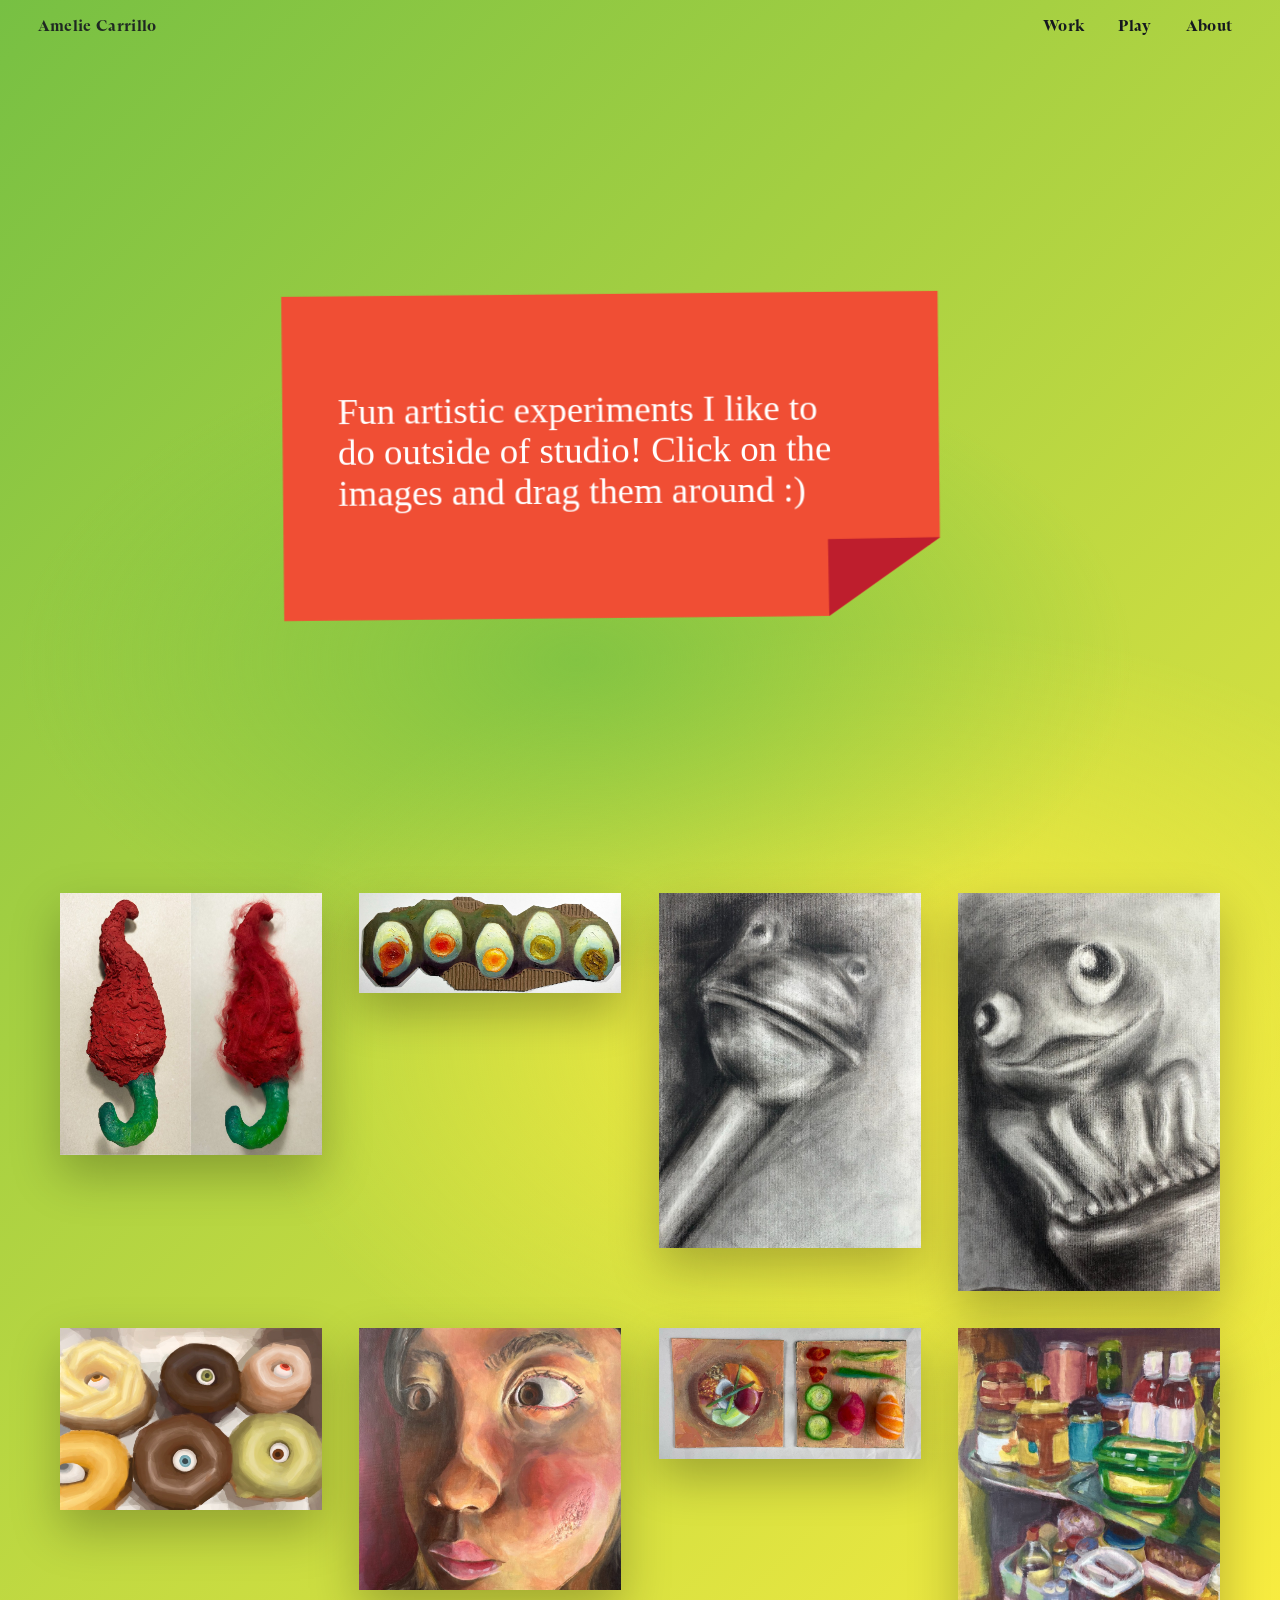
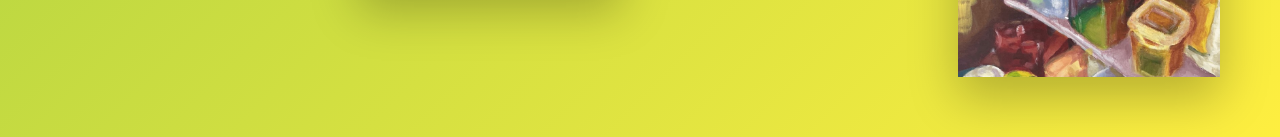
<file: play.html>
<!doctype html>
<html lang="en" class="playPage">
  <head>
    <meta charset="utf-8" />
    <meta name="viewport" content="width=device-width, initial-scale=1" />
    <title>Portfolio — Play</title>
    <meta name="description" content="Graphic design portfolio — Play" />
    <link rel="icon" href="assets/cursor.svg" type="image/svg+xml" />
    <link rel="stylesheet" href="styles.css" />
  </head>
  <body class="playPage">
    <div class="homeTopBar" aria-label="Top navigation">
      <a class="homeName" href="index.html#top">Amelie Carrillo</a>
      <nav class="miniNav" aria-label="Primary">
        <a class="miniNavLink" href="index.html#workStart">Work</a>
        <a class="miniNavLink" href="play.html" aria-current="page">Play</a>
        <a class="miniNavLink" href="about.html">About</a>
      </nav>
    </div>

    <main>
      <section class="grid" aria-label="Play grid">
        <div class="wrap">
          <div class="playHeaderRow" aria-label="Play title">
            <a class="playTitleLink" href="#playWorkStart" aria-label="Scroll to Play works">
              <svg class="playTitleSvg playSvgText" xmlns="http://www.w3.org/2000/svg" viewBox="0 0 575.2 353.53" aria-label="Play">
              <defs>
                <style>
                  .cls-1 { fill: #be1e2d; }
                  .cls-2 { fill: #f04e34; }
                  .cls-3 { fill: #fff; font-family: ABCArizonaSerifUnlicensedTrial-Regular, 'ABC Arizona Serif Unlicensed Trial'; font-size: 18px; letter-spacing: 0; }
                </style>
              </defs>
              <text class="cls-3" transform="translate(135.91 143.73) rotate(-.54)"><tspan x="0" y="0">Fun artistic experiments I like to</tspan><tspan x="0" y="20">do outside of studio! Click on the</tspan><tspan x="0" y="40">images and drag them around :)</tspan></text>
              <g>
                <polygon class="cls-2" points="433.03 81.44 434.17 201.9 380.19 240.25 113.94 242.77 112.45 84.46 433.03 81.44"/>
                <polygon class="cls-1" points="434.35 201.73 379.52 202.69 380.18 240.27 434.35 201.73"/>
              </g>
              <text class="cls-3" transform="translate(140.03 146.42) rotate(-.54)"><tspan x="0" y="0">Fun artistic experiments I like to</tspan><tspan x="0" y="20">do outside of studio! Click on the</tspan><tspan x="0" y="40">images and drag them around :)</tspan></text>
              </svg>
            </a>
          </div>
          <div class="cards playCards" id="playWorkStart" data-play></div>
        </div>
      </section>
    </main>

    <script src="play.js"></script>
    <script src="cursor-star.js"></script>
  </body>
</html>
</file>
<file: styles.css>
@font-face{
  font-family: "ABC Arizona Serif";
  src: url("assets/fonts/arizona-serif/ABCArizonaSerif-Regular-Trial.otf") format("opentype");
  font-weight: 400;
  font-style: normal;
  font-display: swap;
}
@font-face{
  font-family: "ABC Arizona Serif";
  src: url("assets/fonts/arizona-serif/ABCArizonaSerif-Bold-Trial.otf") format("opentype");
  font-weight: 700;
  font-style: normal;
  font-display: swap;
}

/* Base */
:root{
  --bg1: #fff3a6; /* pastel yellow */
  --bg1b: #bfe7ff; /* light blue */
  --bg2: #c9f3d8; /* light green */
  --text: #15181f;
  --muted: rgba(21,24,31,.72);
  --accent: #0b54ff;
  --titleHover: #ff3b22; /* red-orange */
  --nametagRed: #f04e34;
  /* Default cursor when large star follower is inactive (see cursor-star.js) */
  --siteCursor: url("assets/cursor.svg") 16 16, auto;
  --cardRadius: 10px;
  --maxW: 1160px;
}

*{ box-sizing:border-box; }
html,body{ min-height:100%; }
html{
  background: #fff;
  scroll-behavior: smooth;
  cursor: var(--siteCursor);
}
body{
  margin:0;
  font-family: "ABC Arizona Serif", ui-serif, Georgia, "Times New Roman", Times, serif;
  min-height: 100vh;
  background: #fff;
  color: var(--text);
}

a{ color: inherit; text-decoration: none; }

/* Ensure the custom cursor applies everywhere (inherits from <html>). */
*,
*::before,
*::after{
  cursor: inherit !important;
}

/* Larger star follows the pointer (fine pointers only; cursor-star.js toggles class) */
html.siteCursorStarActive{
  cursor: none !important;
}
html.siteCursorStarActive *,
html.siteCursorStarActive *::before,
html.siteCursorStarActive *::after{
  cursor: none !important;
}
#siteCursorStar{
  position: fixed;
  left: 0;
  top: 0;
  z-index: 2147483000;
  pointer-events: none;
  opacity: 0;
  transition: opacity 0.1s ease, transform 0.08s ease;
}
#siteCursorStar.siteCursorStar--visible{
  opacity: 1;
}
#siteCursorStar.siteCursorStar--press img{
  transform: translate(-50%, -50%) scale(0.92);
}
#siteCursorStar img{
  display: block;
  width: 56px;
  height: 56px;
  transform: translate(-50%, -50%);
  filter: drop-shadow(0 2px 4px rgba(0, 0, 0, 0.22));
}

/* Play page background (match Play card colors) */
body.playPage{
  background:
    radial-gradient(900px 520px at 45% 38%, rgba(119,192,67,.78), rgba(119,192,67,0) 62%),
    radial-gradient(1100px 700px at 70% 60%, rgba(254,238,64,.88), rgba(254,238,64,0) 60%),
    linear-gradient(135deg, #77c043 0%, #feee40 100%);
}

html.playPage{
  background:
    radial-gradient(900px 520px at 45% 38%, rgba(119,192,67,.78), rgba(119,192,67,0) 62%),
    radial-gradient(1100px 700px at 70% 60%, rgba(254,238,64,.88), rgba(254,238,64,0) 60%),
    linear-gradient(135deg, #77c043 0%, #feee40 100%);
}

/* Layout */
.wrap{
  width: min(var(--maxW), calc(100% - 56px));
  margin: 0 auto;
}

header{ position: static; }
main{ padding-top: 0; }

/* Top corners bar (Play/About) aligned like index */
.homeTopBar{
  position: fixed;
  top: 0.2cm;
  left: 1cm;
  right: 1cm;
  z-index: 2500;
}
.homeTopBar .homeName,
.homeTopBar .miniNav{
  position: static;
}
.homeTopBar{
  display: flex;
  align-items: center;
  justify-content: space-between;
  gap: 16px;
}
/* Avoid content under fixed bar on non-index pages */
.homeTopBar + main{
  padding-top: calc(1cm + 40px);
}
/* Home top (SVG layout) */
.homeTop{
  min-height: 100vh;
  display: flex;
  align-items: flex-start;
  padding: 8px 0 24px;
  margin-bottom: 2in;
}
.homeTop .wrap{
  /* ~1cm margins on each side. */
  width: calc(100% - 2cm);
  max-width: none;
}
.homeStage{
  position: relative;
  width: 100%;
  height: min(92vh, 760px);
  max-height: 92vh;
  padding-top: 0.2cm;
  /* Keep a consistent vertical reading order across breakpoints */
  --aboutTop: calc(18% + 48px + 1cm);
  --pinsTop: calc(var(--aboutTop) + 26vh + 1.5cm);
  /* Group horizontal offsets (move sets toward center together) */
  --topGroupX: 8%;
  --pinsGroupX: 6%;
}

/* Top bar: name + Work / Play / About (one row, no overlap on narrow viewports) */
.homeTopRow{
  position: absolute;
  left: 0;
  right: 0;
  top: 0;
  display: flex;
  justify-content: space-between;
  align-items: center;
  gap: 12px;
  z-index: 6;
}
.homeName{
  position: static;
  flex: 1 1 auto;
  min-width: 0;
  font-weight: 700;
  font-size: 16px;
  letter-spacing: .02em;
  padding: 0;
  color: rgba(21,24,31,.90);
}
.homeName:hover{ color: var(--nametagRed); }
.miniNav{
  position: static;
  flex: 0 0 auto;
  display: flex;
  gap: 14px;
  align-items: center;
  flex-shrink: 0;
}
.miniNavLink{
  font-weight: 700;
  font-size: 16px;
  letter-spacing: .02em;
  padding: 8px 10px;
  border-radius: 0;
  background: transparent;
  border: 0;
  white-space: nowrap;
}
.miniNavLink:hover{ color: var(--nametagRed); }
.miniNavLink:focus-visible{
  outline: 2px solid rgba(11,84,255,.45);
  outline-offset: 3px;
}
.homeNametag{
  position: absolute;
  left: calc(0% + var(--topGroupX));
  top: 2%;
  width: min(70%, 920px);
  height: auto;
  transform: rotate(-5deg) scale(1);
  transform-origin: 10% 10%;
  z-index: 1;
}
.homeAboutText{
  position: absolute;
  left: calc(34% + var(--topGroupX));
  right: auto;
  top: var(--aboutTop);
  width: min(66%, 840px);
  height: auto;
  transform: rotate(6deg) scale(1);
  transform-origin: 90% 10%;
  z-index: 3;
}

/* Scope about.svg classes so they don't collide */
.homeAboutText .cls-1{ fill:#fff; font-size:18px; }
.homeAboutText .cls-2{ fill:#cd622d; }
.homeAboutText .cls-3{ fill:#fbb040; }
.homeAboutText .cls-4{ letter-spacing:0em; }
.homeAboutText .cls-5,
.homeAboutText .cls-6{ font-family: ABCArizonaSerifUnlicensedTrial-Bold, 'ABC Arizona Serif Unlicensed Trial'; font-weight:700; }
.homeAboutText .cls-6{ letter-spacing:.01em; }
.homeAboutText .cls-7,
.homeAboutText .cls-8,
.homeAboutText .cls-9,
.homeAboutText .cls-10,
.homeAboutText .cls-11{ font-family: ABCArizonaSerifUnlicensedTrial-Regular, 'ABC Arizona Serif Unlicensed Trial'; }
.homeAboutText .cls-8,
.homeAboutText .cls-20{ letter-spacing:-.01em; }
.homeAboutText .cls-9,
.homeAboutText .cls-22{ letter-spacing:0em; }
.homeAboutText .cls-10,
.homeAboutText .cls-14{ letter-spacing:-.02em; }
.homeAboutText .cls-11{ letter-spacing:-.03em; }
.homeAboutText .cls-12,
.homeAboutText .cls-13{ letter-spacing:-.02em; }
.homeAboutText .cls-15{ letter-spacing:-.01em; }
.homeAboutText .cls-16,
.homeAboutText .cls-17,
.homeAboutText .cls-18,
.homeAboutText .cls-19{ letter-spacing:-.03em; }
.homeAboutText .cls-21,
.homeAboutText .cls-22,
.homeAboutText .cls-23{ letter-spacing:0em; }

/* Letter-by-letter SVG text reveal on index */
.homeSvgText .svgLetter{
  opacity: 0;
  animation: svgLetterIn 420ms ease forwards;
  animation-delay: calc(var(--i) * 22ms);
}
@keyframes svgLetterIn{
  from{ opacity: 0; transform: translateY(4px); }
  to{ opacity: 1; transform: translateY(0px); }
}

/* About page letter animation */
.textLetter{
  display: inline-block;
  opacity: 0;
  animation: svgLetterIn 420ms ease forwards;
  animation-delay: calc(var(--i) * 18ms);
}
.homePin{
  position: absolute;
  display: inline-flex;
  align-items: center;
  justify-content: center;
  width: min(52%, 700px);
  height: auto;
  transition: transform 160ms ease;
}
.homePin img{
  transform: scale(1);
  transform-origin: center;
}
.homePin img{
  width: 100%;
  height: auto;
  display: block;
  pointer-events: none;
}
.homePin:hover{ transform: translateY(-2px); }
.homePin:focus-visible{
  outline: 2px solid rgba(11,84,255,.45);
  outline-offset: 6px;
  border-radius: 10px;
}
.homePin--work{ left: calc(10% + var(--pinsGroupX)); top: 56%; --pin-rot: -8deg; transform: rotate(var(--pin-rot)); }
.homePin--play{ left: calc(20% + var(--pinsGroupX)); top: 58%; --pin-rot: 8deg; transform: rotate(var(--pin-rot)); }
.homePin--resume{ left: calc(58% + var(--pinsGroupX)); top: 56%; --pin-rot: -6deg; transform: rotate(var(--pin-rot)); width: min(52%, 700px); }

.homePin:hover{ transform: translateY(-2px) rotate(var(--pin-rot, 0deg)); }

/* Pins always live under about.svg.
   Clip hit areas to the visible square in each SVG so transparent
   canvas regions don't steal clicks from neighboring pins. */
.homePin--work{
  top: calc(var(--pinsTop) - 1cm);
  z-index: 4;
  clip-path: inset(45% 61% 16% 7%);
}
.homePin--play{
  top: calc(var(--pinsTop) + 0.4cm);
  z-index: 3;
  clip-path: inset(20% 25% 40% 43%);
}
.homePin--resume{
  top: calc(var(--pinsTop) - 0.2cm);
  z-index: 2;
  clip-path: inset(41% 37% 22% 31%);
}

@media (max-width: 680px){
  /* Stacked phone layout. Thin-iPhone sizes are the floor; values only
     grow toward 680px. Desktop absolute layout above 680px is unchanged. */
  .homeTop{
    min-height: 100svh;
    margin-bottom: 0.65in;
    padding-bottom: 12px;
    box-sizing: border-box;
  }

  .homeStage{
    /* 0 at ≤360px (smallest), 1 at ≥680px (largest stacked size) */
    --homeGrow: clamp(0, (100vw - 360px) / 320px, 1);
    --homeScale: calc(1.06 + (0.12 * var(--homeGrow)));
    --nametagW: calc(350px + (170px * var(--homeGrow)));
    --aboutW: calc(365px + (195px * var(--homeGrow)));
    --pinW: calc(355px + (185px * var(--homeGrow)));
    height: auto;
    max-height: none;
    min-height: calc(100svh - 20px);
    display: flex;
    flex-direction: column;
    align-items: center;
    justify-content: flex-start;
    gap: 0;
    padding-top: 8px;
    box-sizing: border-box;
  }

  .homeTopRow{
    position: static;
    width: 100%;
    max-width: min(92vw, 560px);
    margin: 0 auto 6px;
    padding: 0 6px;
    box-sizing: border-box;
    flex: 0 0 auto;
  }

  .homeName{
    font-size: clamp(13px, 3.6vw, 16px);
    line-height: 1.2;
  }

  .miniNav{
    gap: clamp(4px, 1.5vw, 10px);
  }

  .miniNavLink{
    font-size: clamp(13px, 3.4vw, 15px);
    padding: 6px 5px;
  }

  .homeNametag,
  .homeAboutText,
  .homePin{
    position: static;
    left: auto;
    right: auto;
    top: auto;
    flex: 0 0 auto;
  }

  .homeNametag{
    width: min(94vw, var(--nametagW));
    margin-top: -4px;
    margin-bottom: calc(-56px + (16px * var(--homeGrow)));
    transform: rotate(-5deg) scale(1);
  }

  .homeAboutText{
    width: min(98vw, var(--aboutW));
    margin-top: auto;
    margin-bottom: calc(-36px + (20px * var(--homeGrow)));
    transform: rotate(6deg) scale(var(--homeScale));
    transform-origin: center;
  }

  .homePin{
    width: min(96vw, var(--pinW));
    margin-top: -10px;
    margin-bottom: -2px;
    transform: rotate(var(--pin-rot, 0deg)) scale(var(--homeScale));
    transform-origin: center;
  }

  .homePin--work{
    margin-top: calc(-40px + (16px * var(--homeGrow)));
    margin-bottom: calc(-190px + (50px * var(--homeGrow)));
  }
  .homePin--play{
    margin-bottom: calc(-190px + (50px * var(--homeGrow)));
  }
  .homePin--resume{
    margin-bottom: 2px;
  }

  .homePin:hover{
    transform: translateY(-2px) rotate(var(--pin-rot, 0deg)) scale(var(--homeScale));
  }

  .playHeaderRow{
    margin: 1vh 0 0.5vh;
  }
  .playCards{
    margin-top: 1vh;
    gap: 0.55cm;
  }
}

/* Text logo replacement */
.cornerLogoText{
  font-weight: 700;
  font-size: 16px;
  letter-spacing: .02em;
  padding: 8px 0;
  display: inline-flex;
  align-items: center;
  color: rgba(21,24,31,.90);
}

/* Work modal (full page overlay) */
.workModalOverlay{
  position: fixed;
  inset: 0;
  background: rgba(0,0,0,.06);
  z-index: 4000;
  opacity: 0;
  transition: opacity 220ms ease;
}
.workModalOverlay--open{ opacity: 1; }
.workModal{
  position: absolute;
  inset: 0;
  background: #fff;
  border-left: 1px solid rgba(21,24,31,.10);
  border-right: 1px solid rgba(21,24,31,.10);
  transform: translateY(14px);
  transition: transform 220ms ease;
  overflow: auto;
}
.workModalOverlay--open .workModal{ transform: translateY(0px); }
.workModalTop{
  position: sticky;
  top: 0;
  z-index: 2;
  display: flex;
  align-items: center;
  justify-content: space-between;
  gap: 16px;
  padding: 12px 18px;
  background: rgba(255,255,255,.95);
  border-bottom: 1px solid rgba(21,24,31,.10);
}
.workModalTopTitle{
  font-weight: 700;
  font-size: clamp(22px, 2.4vw, 34px);
  letter-spacing: .01em;
  line-height: 1.15;
}
.workModalClose{
  appearance: none;
  border: 0;
  background: transparent;
  font: inherit;
  font-weight: 700;
  padding: 6px 8px;
  border-radius: 10px;
}
.workModalClose:hover{ background: rgba(21,24,31,.06); }
.workModalBody{
  padding: 18px;
  display: grid;
  grid-template-columns: minmax(260px, 360px) 1fr;
  gap: 18px;
  align-items: start;
}

/* Keep body text readable: ~35–65 characters per line (without constraining media) */
.workMetaDate,
.workMetaDesc{
  max-inline-size: 65ch;
}

/* Viewer mode: media shown below description, wide */
.workModal--viewer .workModalBody{
  grid-template-columns: 1fr;
}
.workModal--viewer .workModalRight{
  display: none;
}
.workMetaDate{
  font-size: clamp(14px, 1.2vw, 16px);
  color: var(--nametagRed);
  margin-bottom: 10px;
  font-weight: 700;
}
.workMetaDesc{
  font-size: clamp(16px, 1.35vw, 18px);
  color: rgba(21,24,31,.75);
  line-height: 1.65;
  margin-bottom: 14px;
}

.workMetaDesc a{
  color: var(--nametagRed);
  text-decoration: underline;
  text-decoration-thickness: 2px;
  text-underline-offset: 2px;
}
.workMetaDesc a.workMetaDescLink--zine{
  font-weight: 700;
}
.workModalStack{
  display: grid;
  gap: 12px;
}
.workModalStack img{
  width: 100%;
  height: auto;
  display: block;
  border: none;
  background: #fff;
}
.workModalStack video{
  width: 100%;
  height: auto;
  display: block;
  border: none;
  background: #fff;
}
.workModalRight{
  display: grid;
  grid-template-columns: repeat(2, minmax(0, 1fr));
  gap: 12px;
}
.workModalRight img{
  width: 100%;
  height: auto;
  display: block;
  border: none;
  background: #fff;
}
.workModalRight video{
  width: 100%;
  height: auto;
  display: block;
  border: none;
  background: #fff;
}

/* Carousel mode (multi-asset works) */
.workModal--carousel .workModalBody{
  grid-template-columns: 1fr;
}
.workModal--carousel .workModalRight{
  display: none;
}
.workCarousel{
  display: grid;
  gap: 10px;
}
.workCarouselControls{
  display: flex;
  align-items: center;
  justify-content: space-between;
  gap: 10px;
}
.workCarouselBtn{
  appearance: none;
  border: none;
  background: transparent;
  border-radius: 0;
  padding: 8px 12px;
  font: inherit;
  font-weight: 700;
  outline: none;
  box-shadow: none;
  -webkit-text-stroke: 0;
  text-shadow: none;
}
.workCarouselBtn:hover{ background: rgba(21,24,31,.06); }
.workCarouselBtn:focus,
.workCarouselBtn:focus-visible{
  outline: none;
  box-shadow: none;
}
.workCarouselCounter{
  font-weight: 700;
  color: rgba(21,24,31,.72);
  font-size: 13px;
  text-shadow: none;
}
.workCarouselViewport{
  border: none;
  background: #fff;
  border-radius: 0;
  overflow: hidden;
  display: grid;
  place-items: center;
  padding: 10px;
  min-height: 240px;
}
.workCarouselMedia{
  width: 100%;
  max-height: min(72vh, 760px);
  height: auto;
  object-fit: contain;
  display: block;
  border: none;
  outline: none;
}
.workCarouselPdf{
  height: min(72vh, 760px);
  border: none;
  outline: none;
}
.workCarouselYoutube{
  width: 100%;
  aspect-ratio: 16 / 9;
  max-height: min(72vh, 760px);
  height: auto;
  border: none;
  outline: none;
  background: #000;
}

/* Slide transitions */
.workCarouselMedia--enterRight{ animation: enterFromRight 260ms ease both; }
.workCarouselMedia--enterLeft{ animation: enterFromLeft 260ms ease both; }
.workCarouselMedia--exitLeft{ animation: exitToLeft 260ms ease both; position: absolute; }
.workCarouselMedia--exitRight{ animation: exitToRight 260ms ease both; position: absolute; }
.workCarouselViewport{ position: relative; }
.workCarouselViewport > .workCarouselMedia{ grid-area: 1 / 1; }

@keyframes enterFromRight{
  from{ transform: translateX(18px); opacity: 0; }
  to{ transform: translateX(0px); opacity: 1; }
}
@keyframes enterFromLeft{
  from{ transform: translateX(-18px); opacity: 0; }
  to{ transform: translateX(0px); opacity: 1; }
}
@keyframes exitToLeft{
  from{ transform: translateX(0px); opacity: 1; }
  to{ transform: translateX(-18px); opacity: 0; }
}
@keyframes exitToRight{
  from{ transform: translateX(0px); opacity: 1; }
  to{ transform: translateX(18px); opacity: 0; }
}

.workViewer{
  display: grid;
  gap: 10px;
}
.workMediaPdf{
  width: 100%;
  height: min(70vh, 720px);
  display: block;
  border: none;
  outline: none;
  background: #fff;
}
@media (max-width: 860px){
  .workModalBody{ grid-template-columns: 1fr; }
  .workModalRight{ grid-template-columns: 1fr; }
}

.cornerLogo{
  display: inline-flex;
  align-items: center;
  justify-content: center;
  width: 150px;
  height: 150px;
  padding: 0;
  border-radius: 0;
  background: transparent;
  backdrop-filter: none;
  box-shadow: none;
  flex: 0 0 auto;
}
.cornerLogo img{
  width: 100%;
  height: 100%;
  display: block;
  object-fit: contain;
}
.cornerLogo:focus-visible{
  outline: 2px solid rgba(11,84,255,.55);
  outline-offset: 4px;
}
@media (max-width: 640px){
  .cornerLogo{
    width: 112px;
    height: 112px;
    border-radius: 0;
  }
}

.topbar{
  display:flex;
  justify-content:space-between;
  align-items:center;
  gap: 16px;
  padding: 10px 0;
}

.brand{
  display:flex;
  align-items:center;
  gap: 12px;
  min-width: 180px;
}
.brandMark{
  font-weight: 800;
  letter-spacing: .06em;
  text-transform: uppercase;
  font-size: 22px;
  background: rgba(21,24,31,.92);
  color: #fff;
  padding: 8px 12px;
  border-radius: 8px;
  line-height: 1;
}
.brandSub{
  color: var(--muted);
  font-size: 12px;
  line-height: 1.2;
  max-width: 20ch;
}

nav{
  display:flex;
  gap: 20px;
  justify-content:flex-end;
}
.navlink{
  font-size: 16px;
  letter-spacing: .02em;
  color: rgba(21,24,31,.78);
  padding: 6px 8px;
  border-radius: 0;
  font-weight: 700;
}
.navlink:hover{ color: var(--nametagRed); background: transparent; }
.navlink:hover{ background: rgba(21,24,31,.06); }
.navlink[aria-current="page"]{
  background: rgba(11,84,255,.12);
  color: var(--text);
  border: 1px solid rgba(11,84,255,.22);
}

.sun{
  justify-self:end;
  width: 34px;
  height: 34px;
  border-radius: 999px;
  background:
    radial-gradient(circle at 50% 50%, rgba(0,0,0,.08) 0 34%, transparent 35%),
    radial-gradient(circle at 50% 50%, rgba(255,211,76,1) 0 72%, rgba(255,211,76,.55) 73% 100%);
  box-shadow: 0 0 0 1px rgba(21,24,31,.18), 0 10px 40px rgba(11,84,255,.10);
}
.sun::before{
  content:"";
  display:block;
  width: 100%;
  height: 100%;
  background:
    conic-gradient(from 0deg,
      rgba(255,211,76,.95) 0 10deg, transparent 10deg 20deg,
      rgba(255,211,76,.75) 20deg 30deg, transparent 30deg 40deg,
      rgba(255,211,76,.75) 40deg 50deg, transparent 50deg 60deg,
      rgba(255,211,76,.75) 60deg 70deg, transparent 70deg 80deg,
      rgba(255,211,76,.75) 80deg 90deg, transparent 90deg 100deg,
      rgba(255,211,76,.75) 100deg 110deg, transparent 110deg 120deg,
      rgba(255,211,76,.75) 120deg 130deg, transparent 130deg 140deg,
      rgba(255,211,76,.75) 140deg 150deg, transparent 150deg 160deg,
      rgba(255,211,76,.75) 160deg 170deg, transparent 170deg 180deg,
      rgba(255,211,76,.75) 180deg 190deg, transparent 190deg 200deg,
      rgba(255,211,76,.75) 200deg 210deg, transparent 210deg 220deg,
      rgba(255,211,76,.75) 220deg 230deg, transparent 230deg 240deg,
      rgba(255,211,76,.75) 240deg 250deg, transparent 250deg 260deg,
      rgba(255,211,76,.75) 260deg 270deg, transparent 270deg 280deg,
      rgba(255,211,76,.75) 280deg 290deg, transparent 290deg 300deg,
      rgba(255,211,76,.75) 300deg 310deg, transparent 310deg 320deg,
      rgba(255,211,76,.75) 320deg 330deg, transparent 330deg 340deg,
      rgba(255,211,76,.75) 340deg 350deg, transparent 350deg 360deg);
  mask: radial-gradient(circle at 50% 50%, transparent 0 58%, #000 59%);
  opacity: .9;
}

/* Hero */
.hero{
  padding: 34px 0 22px;
}
.heroInner{
  display:grid;
  grid-template-columns: 1fr;
  gap: 18px;
}
.heroCopy{
  text-align:center;
  max-width: 72ch;
  margin: 0 auto;
}
.heroTitle{
  margin:0;
  font-size: 28px;
  font-weight: 650;
  letter-spacing: -.02em;
}
.heroTitle .accent{
  background: linear-gradient(90deg, rgba(11,84,255,.14), rgba(11,84,255,.04));
  box-shadow: inset 0 -10px 0 rgba(11,84,255,.16);
  border-radius: 6px;
  padding: 0 6px;
}
.heroBody{
  margin: 10px 0 0;
  color: var(--muted);
  font-size: 16px;
  line-height: 1.55;
}

/* Work grid */
.grid{
  padding: 10px 0 60px;
}
.cards{
  display:grid;
  grid-template-columns: repeat(2, minmax(0, 1fr));
  gap: 26px;
}

/* Allow specific works to span both columns */
.card--fullRow{
  grid-column: 1 / -1;
}
@media (max-width: 980px){
  .cards{ grid-template-columns: repeat(2, minmax(0, 1fr)); }
}
@media (max-width: 640px){
  .wrap{ width: min(var(--maxW), calc(100% - 34px)); }
  .cards{ grid-template-columns: 1fr; }

  /* Tighten the vertical gap between these two specific works when stacked. */
  .cards > .card[data-work-id="final-102-project"] + .card[data-work-id="fuse-typeface"]{
    margin-top: -12px;
  }
}

.card{
  display:flex;
  flex-direction:column;
  gap: 0;
}
.card--offset{
  transform: translateY(var(--offsetY, 0px));
}
@media (max-width: 980px){
  .card--offset{ transform: none; }
}
.thumb{
  border-radius: 0;
  overflow:hidden;
  background: rgba(255,255,255,.92);
  border: none;
  aspect-ratio: 3 / 4;
  position: relative;
  isolation: isolate;
  box-shadow:
    0 20px 45px rgba(0,0,0,.25),
    0 2px 0 rgba(255,255,255,.10) inset;
}
.thumb::after{
  content:"";
  position:absolute;
  inset:0;
  background: radial-gradient(800px 320px at 10% 10%, rgba(255,255,255,.12), transparent 60%);
  pointer-events:none;
  z-index: 1;
}
.thumbImg{
  width:100%;
  height:100%;
  object-fit: cover;
  display:block;
  image-rendering: auto;
  transform: translateZ(0);
  backface-visibility: hidden;
  transition: transform 220ms ease-in;
}

.thumbVideo{
  width: 100%;
  height: 100%;
  display: block;
  object-fit: cover;
  opacity: 0;
  transition: opacity 160ms ease;
  position: absolute;
  inset: 0;
}

.thumbYoutube{
  position: absolute;
  inset: 0;
  width: 100%;
  height: 100%;
  border: none;
  opacity: 0;
  pointer-events: none;
  z-index: 2;
  transition: opacity 180ms ease;
  background: #000;
}
.thumbYoutube--visible{
  opacity: 1;
}

.thumbPoster{
  width: 100%;
  height: 100%;
  display: block;
  object-fit: cover;
}

.thumbHoverImg{
  position: absolute;
  inset: 0;
  width: 100%;
  height: 100%;
  object-fit: cover;
  opacity: 0;
  transition: opacity 160ms ease;
  pointer-events: none;
  z-index: 2;
}

.cardLink:hover .thumbVideo,
.cardLink:focus-visible .thumbVideo{
  opacity: 1;
}

.cardLink:hover .thumbHoverImg,
.cardLink:focus-visible .thumbHoverImg{
  opacity: 1;
}

.thumbOverlay{
  position:absolute;
  inset:0;
  display:flex;
  align-items:flex-end;
  justify-content:flex-start;
  padding: 14px;
  opacity: 0;
  transition: opacity 180ms ease-in;
  background: linear-gradient(180deg, rgba(0,0,0,0) 45%, rgba(0,0,0,.42) 100%);
  pointer-events:none;
  z-index: 3;
}
.thumbOverlayTitle{
  color: rgba(255,255,255,.92);
  font-size: 16px;
  font-weight: 700;
  letter-spacing: -.01em;
  text-shadow: 0 10px 30px rgba(0,0,0,.35);
}
.cardLink:hover .thumbOverlayTitle,
.cardLink:focus-visible .thumbOverlayTitle{
  text-shadow:
    0 1px 2px rgba(0,0,0,.9),
    0 2px 12px rgba(0,0,0,.75),
    0 10px 30px rgba(0,0,0,.45);
}
.thumbImg--contain{
  object-fit: contain;
  background: rgba(255,255,255,.95);
  filter: none;
}
.thumb--contain::after{
  opacity: .35;
}
.thumb .pdfPreview{
  width: 100%;
  height: 100%;
  display: block;
  border: 0;
  pointer-events: none;
  background: #fff;
  transform: scale(1);
  transition: transform 220ms ease-in;
}
.thumb.placeholder{
  background:
    linear-gradient(135deg, rgba(255,255,255,.70), rgba(255,255,255,.22)),
    radial-gradient(700px 400px at 20% 20%, rgba(11,84,255,.12), transparent 55%),
    rgba(255,255,255,.35);
}

.meta{
  display:flex;
  flex-direction:column;
  gap: 4px;
}
.metaTop{
  font-size: 13px;
  color: rgba(21,24,31,.70);
}
.metaTitle{
  font-size: 15px;
  font-weight: 700;
  letter-spacing: -.01em;
  transition: color 220ms ease-in;
}

.cardLink{
  display:block;
  border-radius: 0;
  padding: 10px;
  margin: -10px;
  transition: background .15s ease, transform .15s ease;
}
.cardLink:hover{
  transform: translateY(-1px);
}
.cardLink:hover .thumbImg,
.cardLink:hover .pdfPreview{
  transform: scale(1.02);
}
.cardLink:hover .thumbOverlay,
.cardLink:focus-visible .thumbOverlay{
  opacity: 1;
}
.cardLink:focus-visible{
  outline: 2px solid rgba(11,84,255,.45);
  outline-offset: 3px;
}

/* Play page */
.playCards{
  user-select: none;
}
.playCards{
  grid-template-columns: repeat(auto-fit, minmax(240px, 1fr));
  align-items: stretch;
  gap: 1cm;
  grid-auto-flow: dense;
  margin-top: 5vh;
}
.playHeaderRow{
  display: flex;
  flex-direction: column;
  align-items: center;
  justify-content: center;
  gap: 8px;
  margin: 4vh 0 2vh;
}
.playTitleSvg{
  display: block;
  width: min(1920px, 92vw);
  height: auto;
  margin: 0;
  transform-origin: 30% 60%;
  transform: rotate(0deg);
}
@keyframes playWiggle{
  0%{ transform: rotate(0deg); }
  25%{ transform: rotate(-2deg); }
  55%{ transform: rotate(2deg); }
  100%{ transform: rotate(0deg); }
}
.playTitleSvg:hover{
  animation: playWiggle 260ms ease-in-out 1;
}

/* redplay.svg uses its own internal SVG styles */

/* Letter-by-letter SVG text reveal on Play (like nametag) */
.playSvgText .svgLetter{
  opacity: 0;
  animation: svgLetterIn 420ms ease forwards;
  animation-delay: calc(var(--i) * 22ms);
}

.playTitleLink{
  display: inline-block;
}

/* Hover: make the title text yellow */
.playTitleLink:hover .cls-3{
  fill: #feee40;
}


.playIntro{
  margin: 6px 0 18px;
  font-size: 16px;
  line-height: 1.35;
  color: rgba(21,24,31,.78);
  letter-spacing: .01em;
}
.rippleChar{
  display: inline-block;
  transform: translateY(10px);
  opacity: 0;
}
.rippleReady .rippleChar{
  animation: rippleUp 520ms cubic-bezier(.2,.9,.2,1) forwards;
  animation-delay: calc(var(--i) * 22ms);
}
@keyframes rippleUp{
  0%{ transform: translateY(10px); opacity: 0; }
  55%{ opacity: 1; }
  100%{ transform: translateY(0px); opacity: 1; }
}
.playItem{
  touch-action: none;
  will-change: transform;
  position: relative;
  z-index: 1;
}
.playThumb::after{
  opacity: 0;
}
.playThumb .thumbImg{
  object-fit: cover;
  background: #fff;
  filter: none;
}

/* Page content */
.page{
  padding: 26px 0 60px;
}
.aboutPage{
  padding: 34px 0 70px;
}
.aboutLayout{
  display: grid;
  grid-template-columns: 1.05fr 1fr;
  gap: 28px;
  align-items: start;
}
.aboutCopy{
  color: var(--nametagRed);
}
.aboutTitle{
  margin: 0 0 12px;
  font-size: 44px;
  font-weight: 700;
  letter-spacing: -.02em;
  line-height: 1.05;
}
.aboutBody{
  margin: 0 0 18px;
  font-size: 22px;
  line-height: 1.25;
  letter-spacing: -.01em;
}
.aboutLinks{
  margin-top: 10px;
  font-size: 18px;
  line-height: 1.25;
  color: rgba(217,75,51,.72);
}
.aboutLinks a{
  display: block;
  margin-bottom: 10px;
}
.aboutLinks a:last-of-type{
  margin-bottom: 0;
}
.aboutLinks a:hover{ text-decoration: underline; }
.aboutSmiley{
  display: block;
  width: min(560px, 70vw);
  height: auto;
  margin-top: 10px;
  transform-origin: 50% 50%;
}
.aboutSmiley:hover{
  animation: smileyWiggle 320ms ease-in-out 1;
  transform: scale(1.15);
}
.aboutPhoto img{
  width: 100%;
  height: auto;
  display: block;
  border: 1px solid rgba(21,24,31,.12);
  background: #fff;
}
@media (max-width: 860px){
  .aboutLayout{ grid-template-columns: 1fr; }
  .aboutTitle{ font-size: 38px; }
  .aboutBody{ font-size: 20px; }
}
.panel{
  border-radius: 14px;
  border: 1px solid rgba(21,24,31,.12);
  background: rgba(255,255,255,.52);
  box-shadow: 0 20px 60px rgba(21,24,31,.10);
  padding: 22px;
}
.panel h1{
  margin: 0 0 10px;
  font-size: 22px;
  letter-spacing: -.02em;
}
.panel p{
  margin: 0 0 12px;
  color: var(--muted);
  line-height: 1.6;
}
.panel .hint{
  font-size: 13px;
  color: rgba(233,233,233,.68);
}
</file>
